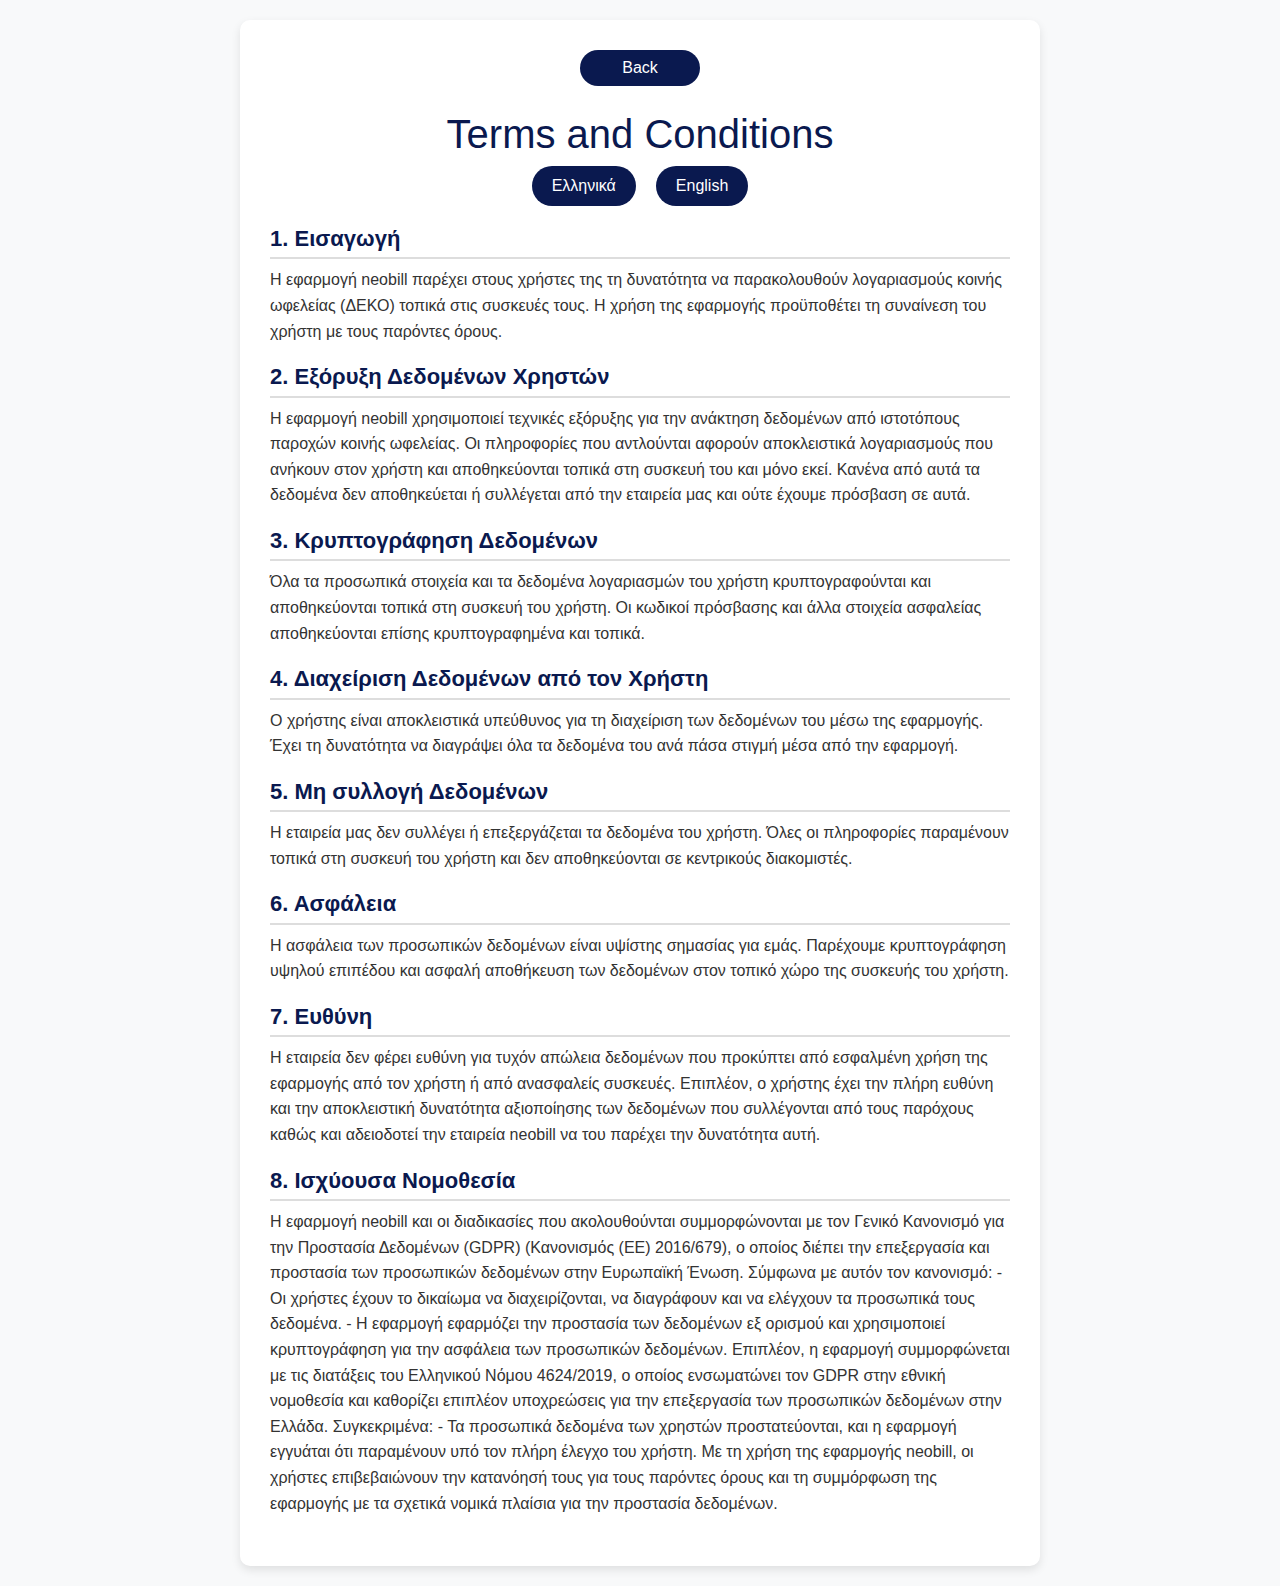
<file: privacy.html>
<!DOCTYPE html>
<html lang="en">
<head>
    <meta charset="UTF-8" />
    <meta name="viewport" content="width=device-width, initial-scale=1.0" />
    <title>Terms and Conditions - neobill</title>
    <link rel="stylesheet" href="https://cdn.jsdelivr.net/npm/bootstrap@5.3.0/dist/css/bootstrap.min.css" />
    <script src="https://cdn.jsdelivr.net/npm/bootstrap@5.3.0/dist/js/bootstrap.bundle.min.js"></script>
    <style>
        body {
            font-family: 'Arial', sans-serif;
            background-color: #f8f9fa;
            padding: 20px;
            color: #333;
        }
        .content {
            max-width: 800px;
            margin: 0 auto;
            background-color: #ffffff;
            padding: 30px;
            border-radius: 10px;
            box-shadow: 0px 4px 10px rgba(0, 0, 0, 0.1);
        }
        h1, h2, h3 {
            color: #0a194f;
        }
        .language-switch {
            display: flex;
            justify-content: center;
            margin-bottom: 20px;
        }
        .btn-language {
            margin: 0 10px;
            padding: 8px 20px;
            background-color: #0a194f;
            color: #ffffff;
            border: none;
            border-radius: 25px;
            transition: background-color 0.3s ease;
        }
        .btn-language:hover {
            background-color: #5fb4c1;
        }
        .section-title {
            margin-top: 20px;
            border-bottom: 2px solid #ddd;
            padding-bottom: 5px;
            font-size: 22px;
            font-weight: bold;
        }
        .section-content {
            margin-bottom: 20px;
            font-size: 16px;
            line-height: 1.6;
        }
        @media (max-width: 768px) {
            .content {
                padding: 20px;
            }
            h1 {
                font-size: 24px;
            }
        }
    </style>
</head>
<body>


<div class="content">
    <div class="text-center mb-4">
    <a href="index.html" class="btn btn-primary" style="border-radius: 25px; width: 120px; background-color: #0a194f; color: #ffffff; border: none;">Back</a>
</div>
    <h1 class="text-center">Terms and Conditions</h1>

    <!-- Language Switch Buttons -->
    <div class="language-switch">
        <button class="btn-language" onclick="switchLanguage('el')">Ελληνικά</button>
        <button class="btn-language" onclick="switchLanguage('en')">English</button>
    </div>

    <!-- Greek Terms and Conditions -->
    <div id="terms-el">
        <h2 class="section-title">1. Εισαγωγή</h2>
        <p class="section-content">
            Η εφαρμογή neobill παρέχει στους χρήστες της τη δυνατότητα να παρακολουθούν λογαριασμούς κοινής ωφελείας (ΔΕΚΟ) τοπικά στις συσκευές τους. Η χρήση της εφαρμογής προϋποθέτει τη συναίνεση του χρήστη με τους παρόντες όρους.
        </p>

        <h2 class="section-title">2. Εξόρυξη Δεδομένων Χρηστών</h2>
        <p class="section-content">
            Η εφαρμογή neobill χρησιμοποιεί τεχνικές εξόρυξης για την ανάκτηση δεδομένων από ιστοτόπους παροχών κοινής ωφελείας. Οι πληροφορίες που αντλούνται αφορούν αποκλειστικά λογαριασμούς που ανήκουν στον χρήστη και αποθηκεύονται τοπικά στη συσκευή του και μόνο εκεί. Κανένα από αυτά τα δεδομένα δεν αποθηκεύεται ή συλλέγεται από την εταιρεία μας και ούτε έχουμε πρόσβαση σε αυτά.
        </p>

        <h2 class="section-title">3. Κρυπτογράφηση Δεδομένων</h2>
        <p class="section-content">
            Όλα τα προσωπικά στοιχεία και τα δεδομένα λογαριασμών του χρήστη κρυπτογραφούνται και αποθηκεύονται τοπικά στη συσκευή του χρήστη. Οι κωδικοί πρόσβασης και άλλα στοιχεία ασφαλείας αποθηκεύονται επίσης κρυπτογραφημένα και τοπικά.
        </p>

        <h2 class="section-title">4. Διαχείριση Δεδομένων από τον Χρήστη</h2>
        <p class="section-content">
            Ο χρήστης είναι αποκλειστικά υπεύθυνος για τη διαχείριση των δεδομένων του μέσω της εφαρμογής. Έχει τη δυνατότητα να διαγράψει όλα τα δεδομένα του ανά πάσα στιγμή μέσα από την εφαρμογή.
        </p>
        <h2 class="section-title">5. Μη συλλογή Δεδομένων</h2>
        <p class="section-content">
            Η εταιρεία μας δεν συλλέγει ή επεξεργάζεται τα δεδομένα του χρήστη. Όλες οι πληροφορίες παραμένουν τοπικά στη συσκευή του χρήστη και δεν αποθηκεύονται σε κεντρικούς διακομιστές.
        </p>
        <h2 class="section-title">6. Ασφάλεια</h2>
        <p class="section-content">
            Η ασφάλεια των προσωπικών δεδομένων είναι υψίστης σημασίας για εμάς. Παρέχουμε κρυπτογράφηση υψηλού επιπέδου και ασφαλή αποθήκευση των δεδομένων στον τοπικό χώρο της συσκευής του χρήστη.
        </p>
        <h2 class="section-title">7. Ευθύνη</h2>
        <p class="section-content">
            Η εταιρεία δεν φέρει ευθύνη για τυχόν απώλεια δεδομένων που προκύπτει από εσφαλμένη χρήση της εφαρμογής από τον χρήστη ή από ανασφαλείς συσκευές. Επιπλέον, ο χρήστης έχει την πλήρη ευθύνη και την αποκλειστική δυνατότητα αξιοποίησης των δεδομένων που συλλέγονται από τους παρόχους καθώς και αδειοδοτεί την εταιρεία neobill να του παρέχει την δυνατότητα αυτή.
        </p>
        <h2 class="section-title">8. Ισχύουσα Νομοθεσία</h2>
        <p class="section-content">
            Η εφαρμογή neobill και οι διαδικασίες που ακολουθούνται συμμορφώνονται με τον Γενικό Κανονισμό για την Προστασία Δεδομένων (GDPR) (Κανονισμός (ΕΕ) 2016/679), ο οποίος διέπει την επεξεργασία και προστασία των προσωπικών δεδομένων στην Ευρωπαϊκή Ένωση. Σύμφωνα με αυτόν τον κανονισμό:
            - Οι χρήστες έχουν το δικαίωμα να διαχειρίζονται, να διαγράφουν και να ελέγχουν τα προσωπικά τους δεδομένα.
            - Η εφαρμογή εφαρμόζει την προστασία των δεδομένων εξ ορισμού και χρησιμοποιεί κρυπτογράφηση για την ασφάλεια των προσωπικών δεδομένων.
            Επιπλέον, η εφαρμογή συμμορφώνεται με τις διατάξεις του Ελληνικού Νόμου 4624/2019, ο οποίος ενσωματώνει τον GDPR στην εθνική νομοθεσία και καθορίζει επιπλέον υποχρεώσεις για την επεξεργασία των προσωπικών δεδομένων στην Ελλάδα. Συγκεκριμένα:
            - Τα προσωπικά δεδομένα των χρηστών προστατεύονται, και η εφαρμογή εγγυάται ότι παραμένουν υπό τον πλήρη έλεγχο του χρήστη.
            Με τη χρήση της εφαρμογής neobill, οι χρήστες επιβεβαιώνουν την κατανόησή τους για τους παρόντες όρους και τη συμμόρφωση της εφαρμογής με τα σχετικά νομικά πλαίσια για την προστασία δεδομένων.

        </p>
    </div>

    <!-- English Terms and Conditions -->
    <div id="terms-en" style="display: none;">
        <h2 class="section-title">1. Introduction</h2>
        <p class="section-content">
            The neobill provides users with the ability to monitor utility bills (e.g., electricity, telecom, water) on their devices. The use of the app requires acceptance of the terms outlined herein.
        </p>

        <h2 class="section-title">2. Web Scraping and User Data</h2>
        <p class="section-content">
            The neobill uses web scraping techniques to retrieve data from utility providers’ websites. The information collected relates exclusively to the user’s accounts and is stored locally on their device.
        </p>

        <h2 class="section-title">3. Data Encryption</h2>
        <p class="section-content">
            All personal data and account information of the user are encrypted and stored locally on the user’s device.
        </p>

        <h2 class="section-title">4. User Data Management</h2>
        <p class="section-content">
            The user is fully responsible for managing their data within the app.
        </p>
        <h2 class="section-title">5. Data Collection</h2>
        <p class="section-content">
            Our company does not collect or process user data. All information remains locally on the user’s device and is not stored on central servers.
        </p>
        <h2 class="section-title">6. Security</h2>
        <p class="section-content">
            The security of personal data is of utmost importance to us. We provide high-level encryption and secure data storage on the user’s device.
        </p>
        <h2 class="section-title">7. Liability</h2>
        <p class="section-content">
            The company is not liable for any data loss or unauthorized access due to incorrect usage by the user or insecure devices. The user is responsible for securing their data and using the services responsibly.
        </p>
        <h2 class="section-title">8. Applicable Law</h2>
        <p class="section-content">
            he neobill and its processes comply with the European General Data Protection Regulation (GDPR) (Regulation (EU) 2016/679), which governs the processing and protection of personal data in the European Union. Under this regulation:
• Users have the right to manage, delete, and control their personal data.
• The app implements privacy by design and encryption as essential components for ensuring the security of personal data.
Additionally, the app complies with the provisions of Greek Law 4624/2019, which incorporates the GDPR into national law and outlines further obligations regarding the processing of personal data in Greece. Specifically:
• The user’s personal data is protected, and the app guarantees that it remains under the control of the user.
By using the neobill, users confirm their understanding of these terms and the app’s adherence to the relevant legal frameworks for data protection.
This version now includes references to the GDPR and Greek Law 4624/2019, ensuring compliance with both EU and Greek legislation on data protection. Let me know if you need further clarifications or adjustments.
        </p>
    </div>
</div>

<!-- JavaScript for Language Switching -->
<script>
    function switchLanguage(lang) {
        if (lang === 'el') {
            document.getElementById('terms-el').style.display = 'block';
            document.getElementById('terms-en').style.display = 'none';
        } else {
            document.getElementById('terms-el').style.display = 'none';
            document.getElementById('terms-en').style.display = 'block';
        }
    }
</script>

</body>
</html>
</file>
